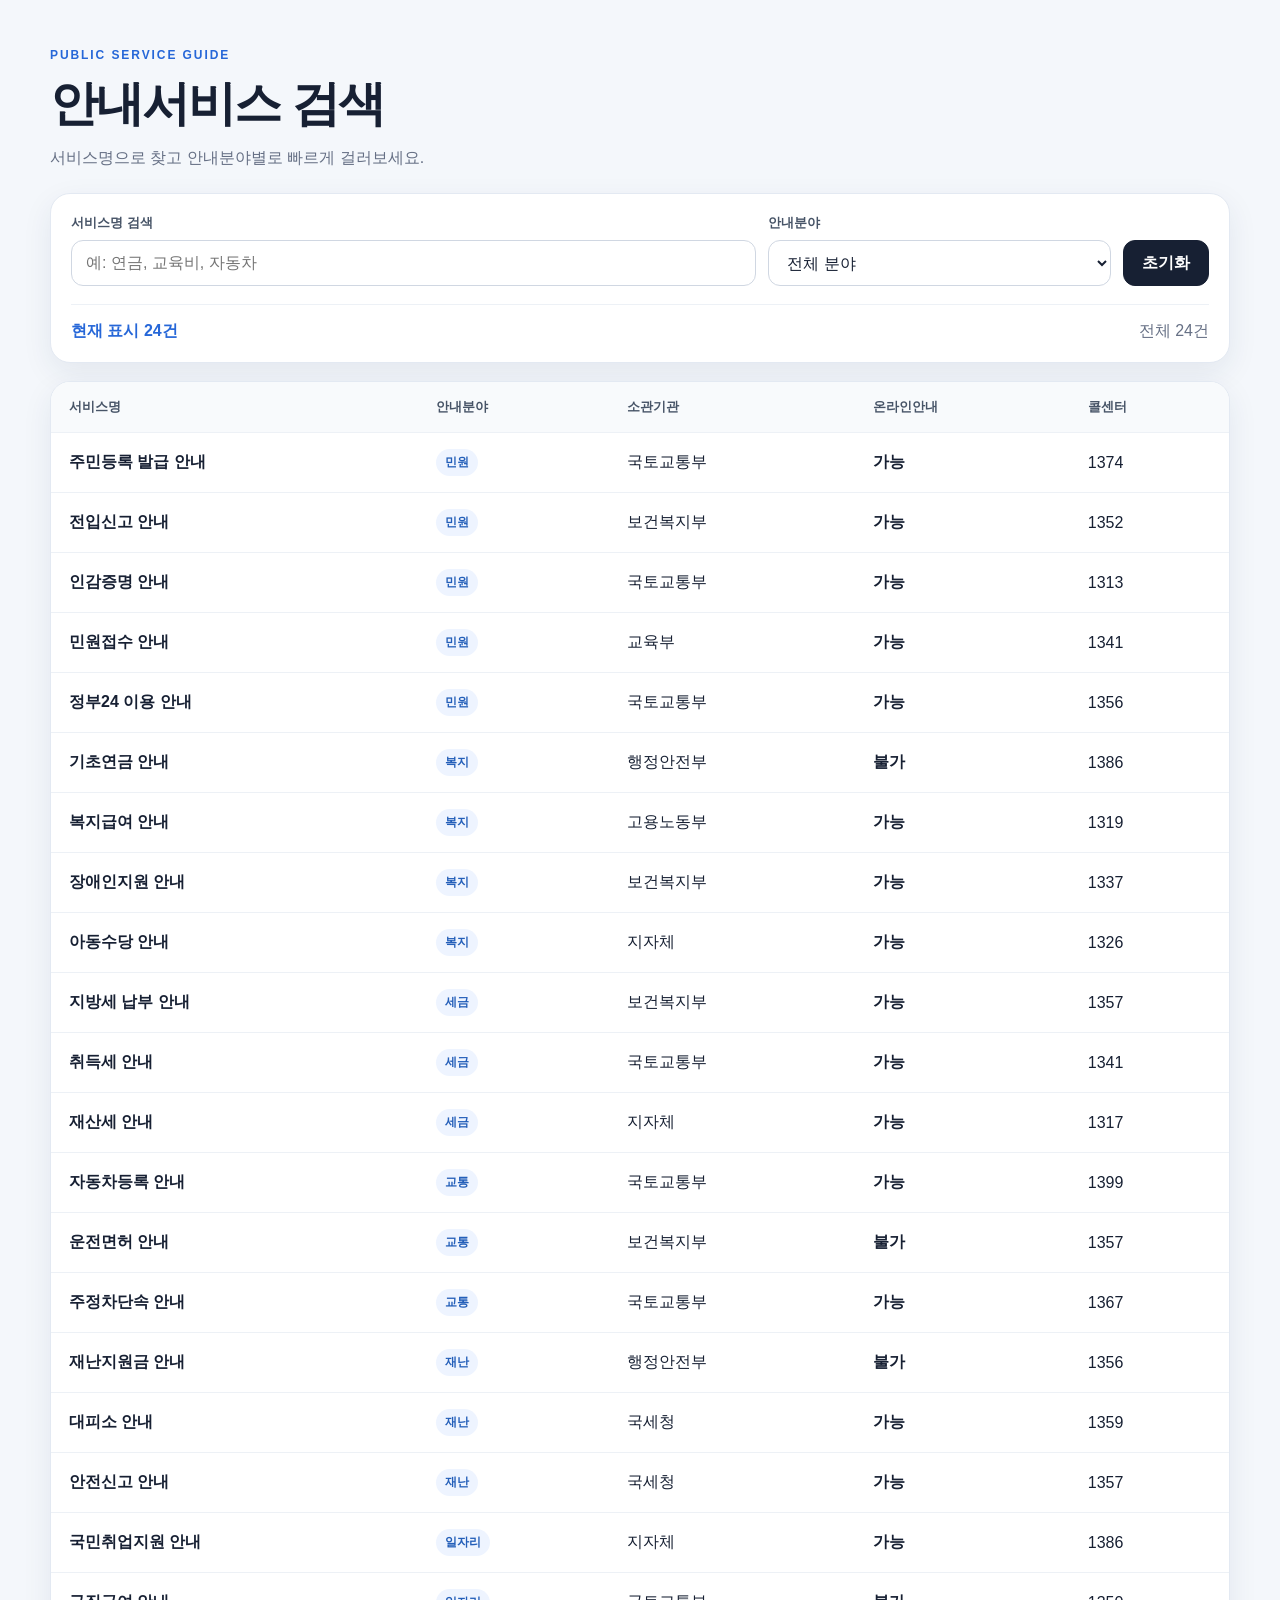
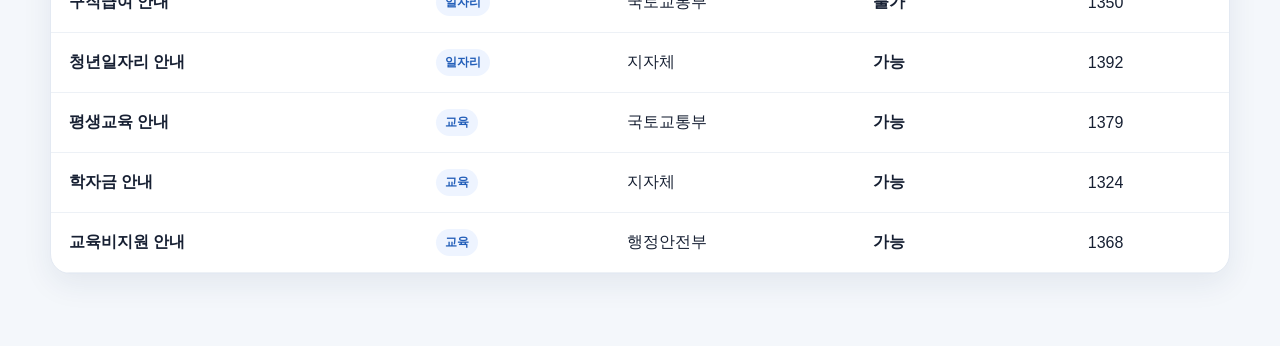
<file: guide-service-search/index.html>
<!doctype html>
<html lang="ko">
<head>
  <meta charset="utf-8" />
  <meta name="viewport" content="width=device-width, initial-scale=1" />
  <title>안내서비스 검색</title>
  <meta name="description" content="안내서비스 24건 검색 및 분야별 필터" />
  <link rel="stylesheet" href="style.css" />
</head>
<body>
  <main class="wrap">
    <header class="hero">
      <p class="eyebrow">PUBLIC SERVICE GUIDE</p>
      <h1>안내서비스 검색</h1>
      <p class="subtitle">서비스명으로 찾고 안내분야별로 빠르게 걸러보세요.</p>
    </header>

    <section class="panel" aria-label="검색 및 필터">
      <div class="controls">
        <label class="field">
          <span>서비스명 검색</span>
          <input id="searchInput" type="search" placeholder="예: 연금, 교육비, 자동차" autocomplete="off" />
        </label>
        <label class="field">
          <span>안내분야</span>
          <select id="categoryFilter">
            <option value="all">전체 분야</option>
            <option value="교육">교육</option><option value="교통">교통</option><option value="민원">민원</option><option value="복지">복지</option><option value="세금">세금</option><option value="일자리">일자리</option><option value="재난">재난</option>
          </select>
        </label>
        <button id="resetBtn" type="button" class="reset">초기화</button>
      </div>
      <div class="summary" aria-live="polite">
        <strong id="visibleCount">현재 표시 24건</strong>
        <span>전체 24건</span>
      </div>
    </section>

    <section class="table-card">
      <div class="table-scroll">
        <table>
          <thead>
            <tr>
              <th>서비스명</th><th>안내분야</th><th>소관기관</th><th>온라인안내</th><th>콜센터</th>
            </tr>
          </thead>
          <tbody id="serviceTableBody"></tbody>
        </table>
      </div>
      <div id="emptyState" class="empty" hidden>조건에 맞는 서비스가 없습니다.</div>
    </section>
  </main>
  <script>window.SERVICE_DATA = [{"서비스ID": "A001", "서비스명": "주민등록 발급 안내", "안내분야": "민원", "소관기관": "국토교통부", "온라인안내": "가능", "콜센터": "1374"}, {"서비스ID": "A002", "서비스명": "전입신고 안내", "안내분야": "민원", "소관기관": "보건복지부", "온라인안내": "가능", "콜센터": "1352"}, {"서비스ID": "A003", "서비스명": "인감증명 안내", "안내분야": "민원", "소관기관": "국토교통부", "온라인안내": "가능", "콜센터": "1313"}, {"서비스ID": "A004", "서비스명": "민원접수 안내", "안내분야": "민원", "소관기관": "교육부", "온라인안내": "가능", "콜센터": "1341"}, {"서비스ID": "A005", "서비스명": "정부24 이용 안내", "안내분야": "민원", "소관기관": "국토교통부", "온라인안내": "가능", "콜센터": "1356"}, {"서비스ID": "A006", "서비스명": "기초연금 안내", "안내분야": "복지", "소관기관": "행정안전부", "온라인안내": "불가", "콜센터": "1386"}, {"서비스ID": "A007", "서비스명": "복지급여 안내", "안내분야": "복지", "소관기관": "고용노동부", "온라인안내": "가능", "콜센터": "1319"}, {"서비스ID": "A008", "서비스명": "장애인지원 안내", "안내분야": "복지", "소관기관": "보건복지부", "온라인안내": "가능", "콜센터": "1337"}, {"서비스ID": "A009", "서비스명": "아동수당 안내", "안내분야": "복지", "소관기관": "지자체", "온라인안내": "가능", "콜센터": "1326"}, {"서비스ID": "A010", "서비스명": "지방세 납부 안내", "안내분야": "세금", "소관기관": "보건복지부", "온라인안내": "가능", "콜센터": "1357"}, {"서비스ID": "A011", "서비스명": "취득세 안내", "안내분야": "세금", "소관기관": "국토교통부", "온라인안내": "가능", "콜센터": "1341"}, {"서비스ID": "A012", "서비스명": "재산세 안내", "안내분야": "세금", "소관기관": "지자체", "온라인안내": "가능", "콜센터": "1317"}, {"서비스ID": "A013", "서비스명": "자동차등록 안내", "안내분야": "교통", "소관기관": "국토교통부", "온라인안내": "가능", "콜센터": "1399"}, {"서비스ID": "A014", "서비스명": "운전면허 안내", "안내분야": "교통", "소관기관": "보건복지부", "온라인안내": "불가", "콜센터": "1357"}, {"서비스ID": "A015", "서비스명": "주정차단속 안내", "안내분야": "교통", "소관기관": "국토교통부", "온라인안내": "가능", "콜센터": "1367"}, {"서비스ID": "A016", "서비스명": "재난지원금 안내", "안내분야": "재난", "소관기관": "행정안전부", "온라인안내": "불가", "콜센터": "1356"}, {"서비스ID": "A017", "서비스명": "대피소 안내", "안내분야": "재난", "소관기관": "국세청", "온라인안내": "가능", "콜센터": "1359"}, {"서비스ID": "A018", "서비스명": "안전신고 안내", "안내분야": "재난", "소관기관": "국세청", "온라인안내": "가능", "콜센터": "1357"}, {"서비스ID": "A019", "서비스명": "국민취업지원 안내", "안내분야": "일자리", "소관기관": "지자체", "온라인안내": "가능", "콜센터": "1386"}, {"서비스ID": "A020", "서비스명": "구직급여 안내", "안내분야": "일자리", "소관기관": "국토교통부", "온라인안내": "불가", "콜센터": "1350"}, {"서비스ID": "A021", "서비스명": "청년일자리 안내", "안내분야": "일자리", "소관기관": "지자체", "온라인안내": "가능", "콜센터": "1392"}, {"서비스ID": "A022", "서비스명": "평생교육 안내", "안내분야": "교육", "소관기관": "국토교통부", "온라인안내": "가능", "콜센터": "1379"}, {"서비스ID": "A023", "서비스명": "학자금 안내", "안내분야": "교육", "소관기관": "지자체", "온라인안내": "가능", "콜센터": "1324"}, {"서비스ID": "A024", "서비스명": "교육비지원 안내", "안내분야": "교육", "소관기관": "행정안전부", "온라인안내": "가능", "콜센터": "1368"}];</script>
  <script src="script.js"></script>
</body>
</html>
</file>
<file: guide-service-search/style.css>
*{box-sizing:border-box}html{font-family:Arial,"Noto Sans KR",sans-serif;background:#f4f7fb;color:#172033}body{margin:0}.wrap{width:min(1180px,calc(100% - 32px));margin:48px auto 72px}.hero{margin-bottom:24px}.eyebrow{margin:0 0 10px;font-size:12px;font-weight:800;letter-spacing:.16em;color:#2667d8}.hero h1{margin:0;font-size:clamp(30px,5vw,48px);letter-spacing:-.04em}.subtitle{margin:12px 0 0;color:#667085}.panel,.table-card{background:#fff;border:1px solid #e3e9f2;border-radius:20px;box-shadow:0 10px 30px rgba(30,55,90,.08)}.panel{padding:20px;margin-bottom:18px}.controls{display:grid;grid-template-columns:2fr 1fr auto;gap:12px;align-items:end}.field{display:grid;gap:8px}.field span{font-size:13px;font-weight:700;color:#475467}input,select,button{height:46px;border-radius:12px;border:1px solid #d0d7e2;font:inherit}input,select{padding:0 14px;background:white;color:#172033}input:focus,select:focus{outline:3px solid rgba(38,103,216,.16);border-color:#2667d8}.reset{padding:0 18px;background:#172033;color:white;border-color:#172033;font-weight:700;cursor:pointer}.summary{display:flex;justify-content:space-between;gap:12px;margin-top:18px;padding-top:16px;border-top:1px solid #edf1f6;color:#667085}.summary strong{color:#2667d8}.table-card{overflow:hidden}.table-scroll{overflow-x:auto}table{width:100%;border-collapse:collapse;min-width:760px}th,td{padding:16px 18px;text-align:left;border-bottom:1px solid #edf1f6;white-space:nowrap}th{font-size:13px;color:#475467;background:#f8fafc}td:first-child{font-weight:700}tbody tr:hover{background:#f8fbff}.badge{display:inline-flex;align-items:center;padding:5px 9px;border-radius:999px;font-size:12px;font-weight:800;background:#eef4ff;color:#245fb9}.online{font-weight:700}.empty{text-align:center;padding:48px 20px;color:#667085}@media(max-width:760px){.wrap{margin-top:28px}.controls{grid-template-columns:1fr}.reset{width:100%}.summary{flex-direction:column}.panel{padding:16px}th,td{padding:14px}}
</file>
